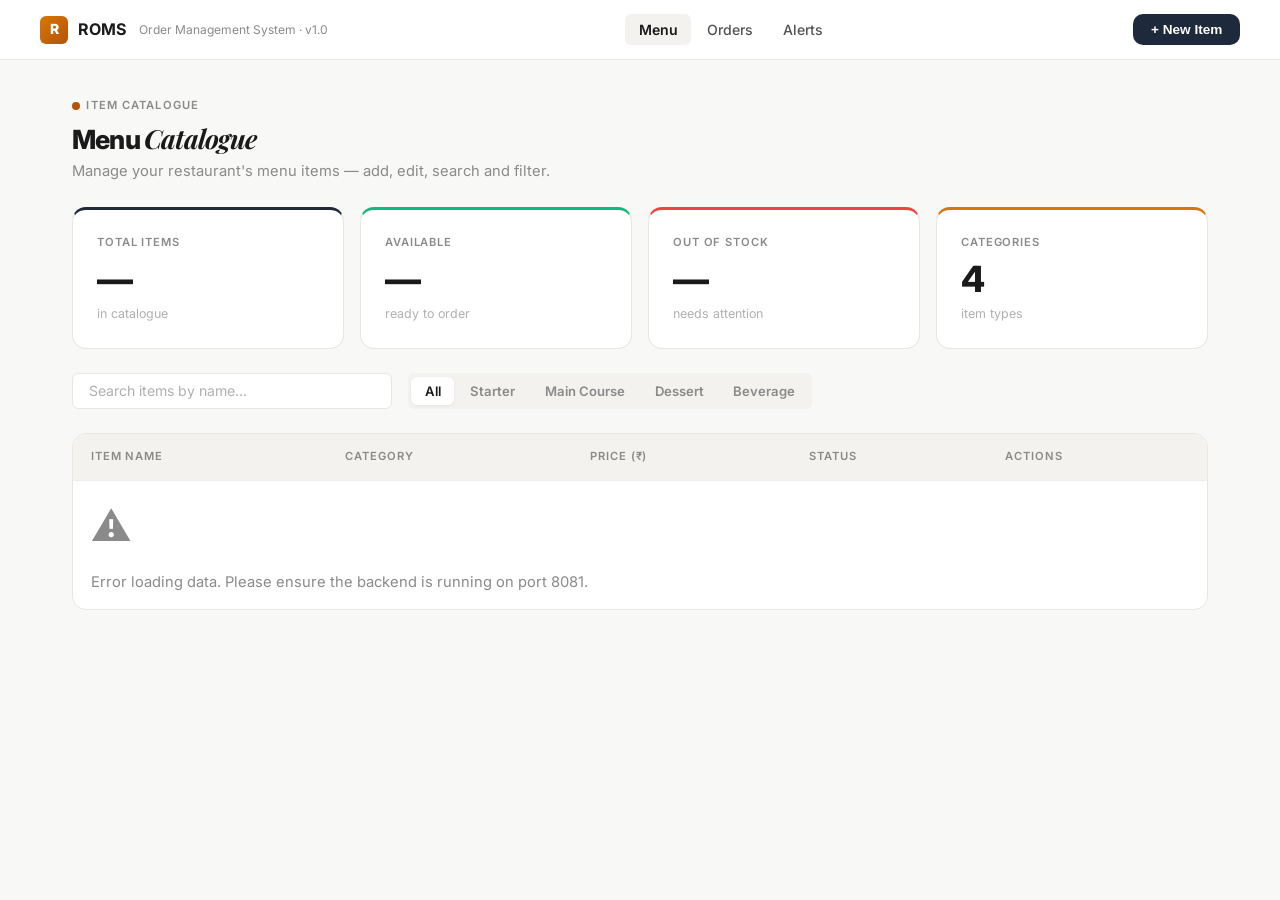
<file: roms-app/src/main/resources/static/index.html>
<!DOCTYPE html>
<html lang="en">
<head>
    <meta charset="UTF-8">
    <meta name="viewport" content="width=device-width, initial-scale=1.0">
    <meta name="description" content="ROMS — Restaurant Order Management System. Manage menu items, orders, and kitchen operations.">
    <title>ROMS — Menu Catalogue</title>

    <!-- Google Fonts -->
    <link rel="preconnect" href="https://fonts.googleapis.com">
    <link rel="preconnect" href="https://fonts.gstatic.com" crossorigin>
    <link href="https://fonts.googleapis.com/css2?family=Inter:wght@300;400;500;600;700;800;900&family=JetBrains+Mono:wght@400;500&family=Playfair+Display:ital,wght@0,700;1,700&display=swap" rel="stylesheet">

    <!-- App CSS -->
    <link rel="stylesheet" href="css/style.css">
</head>
<body>

<!-- ── Navbar ────────────────────────────────────────────────── -->
<nav class="navbar">
    <div class="navbar-inner">
        <a href="index.html" class="navbar-brand">
            <div class="logo-icon">R</div>
            <span>ROMS</span>
            <span class="brand-sub">Order Management System · v1.0</span>
        </a>
        <ul class="navbar-links">
            <li><a href="index.html" class="active">Menu</a></li>
            <li><a href="orders.html">Orders</a></li>
            <li><a href="alerts.html">Alerts</a></li>
        </ul>
        <button class="navbar-cta" onclick="openModal()">+ New Item</button>
    </div>
</nav>

<!-- ── Page Content ─────────────────────────────────────────── -->
<div class="container">
    <div class="page-content">

        <!-- Page Header -->
        <div class="page-header">
            <div>
                <div class="badge-label"><span class="badge-dot"></span> ITEM CATALOGUE</div>
                <h1>Menu <em>Catalogue</em></h1>
                <p class="page-subtitle">Manage your restaurant's menu items — add, edit, search and filter.</p>
            </div>
        </div>

        <!-- Stat Cards -->
        <div class="stats-grid fade-in">
            <div class="stat-card" style="border-top: 3px solid var(--primary)">
                <div class="stat-label">Total Items</div>
                <div class="stat-value" id="stat-total">—</div>
                <div class="stat-sub">in catalogue</div>
            </div>
            <div class="stat-card" style="border-top: 3px solid var(--success)">
                <div class="stat-label">Available</div>
                <div class="stat-value" id="stat-available">—</div>
                <div class="stat-sub">ready to order</div>
            </div>
            <div class="stat-card" style="border-top: 3px solid var(--danger)">
                <div class="stat-label">Out of Stock</div>
                <div class="stat-value" id="stat-unavailable">—</div>
                <div class="stat-sub">needs attention</div>
            </div>
            <div class="stat-card" style="border-top: 3px solid var(--accent-amber)">
                <div class="stat-label">Categories</div>
                <div class="stat-value" id="stat-categories">4</div>
                <div class="stat-sub">item types</div>
            </div>
        </div>

        <!-- Filters -->
        <div class="filters-bar fade-in fade-in-delay-1">
            <input type="text" id="searchInput" placeholder="Search items by name..." class="form-input" style="flex: 1; max-width: 320px;" onkeyup="filterItems()">
            <div class="tab-pills">
                <button class="tab-pill active" onclick="setCategory('', this)">All</button>
                <button class="tab-pill" onclick="setCategory('STARTER', this)">Starter</button>
                <button class="tab-pill" onclick="setCategory('MAIN_COURSE', this)">Main Course</button>
                <button class="tab-pill" onclick="setCategory('DESSERT', this)">Dessert</button>
                <button class="tab-pill" onclick="setCategory('BEVERAGE', this)">Beverage</button>
            </div>
        </div>

        <!-- Data Table -->
        <div class="table-card fade-in fade-in-delay-2">
            <table class="data-table">
                <thead>
                    <tr>
                        <th>Item Name</th>
                        <th>Category</th>
                        <th>Price (₹)</th>
                        <th>Status</th>
                        <th>Actions</th>
                    </tr>
                </thead>
                <tbody id="menuTableBody">
                    <!-- Data populated via JavaScript -->
                </tbody>
            </table>
        </div>

    </div>
</div>

<!-- ── Add/Edit Modal ───────────────────────────────────────── -->
<div id="itemModal" class="modal-overlay">
    <div class="modal-content">
        <div class="modal-header">
            <h2 id="modalTitle">Add Menu Item</h2>
            <button class="modal-close" onclick="closeModal()">&times;</button>
        </div>
        <div class="modal-body">
            <form id="itemForm" onsubmit="saveItem(event)">
                <input type="hidden" id="itemId">

                <div class="form-group">
                    <label for="itemName">Item Name</label>
                    <input type="text" id="itemName" required class="form-input" placeholder="e.g. Paneer Tikka">
                </div>

                <div class="form-group">
                    <label for="itemCategory">Category</label>
                    <select id="itemCategory" required class="form-select">
                        <option value="STARTER">Starter</option>
                        <option value="MAIN_COURSE">Main Course</option>
                        <option value="DESSERT">Dessert</option>
                        <option value="BEVERAGE">Beverage</option>
                    </select>
                </div>

                <div class="form-group">
                    <label for="itemPrice">Price (₹)</label>
                    <input type="number" id="itemPrice" required min="1" step="0.01" class="form-input" placeholder="e.g. 250.00">
                </div>

                <div class="form-group checkbox-group">
                    <input type="checkbox" id="itemAvailable" checked>
                    <label for="itemAvailable" style="text-transform: none; letter-spacing: 0; font-size: 0.88rem;">Available for ordering</label>
                </div>

                <div class="modal-footer">
                    <button type="button" class="btn btn-outline" onclick="closeModal()">Cancel</button>
                    <button type="submit" class="btn btn-dark">Save Item</button>
                </div>
            </form>
        </div>
    </div>
</div>

<script src="js/menu.js"></script>
</body>
</html>
</file>
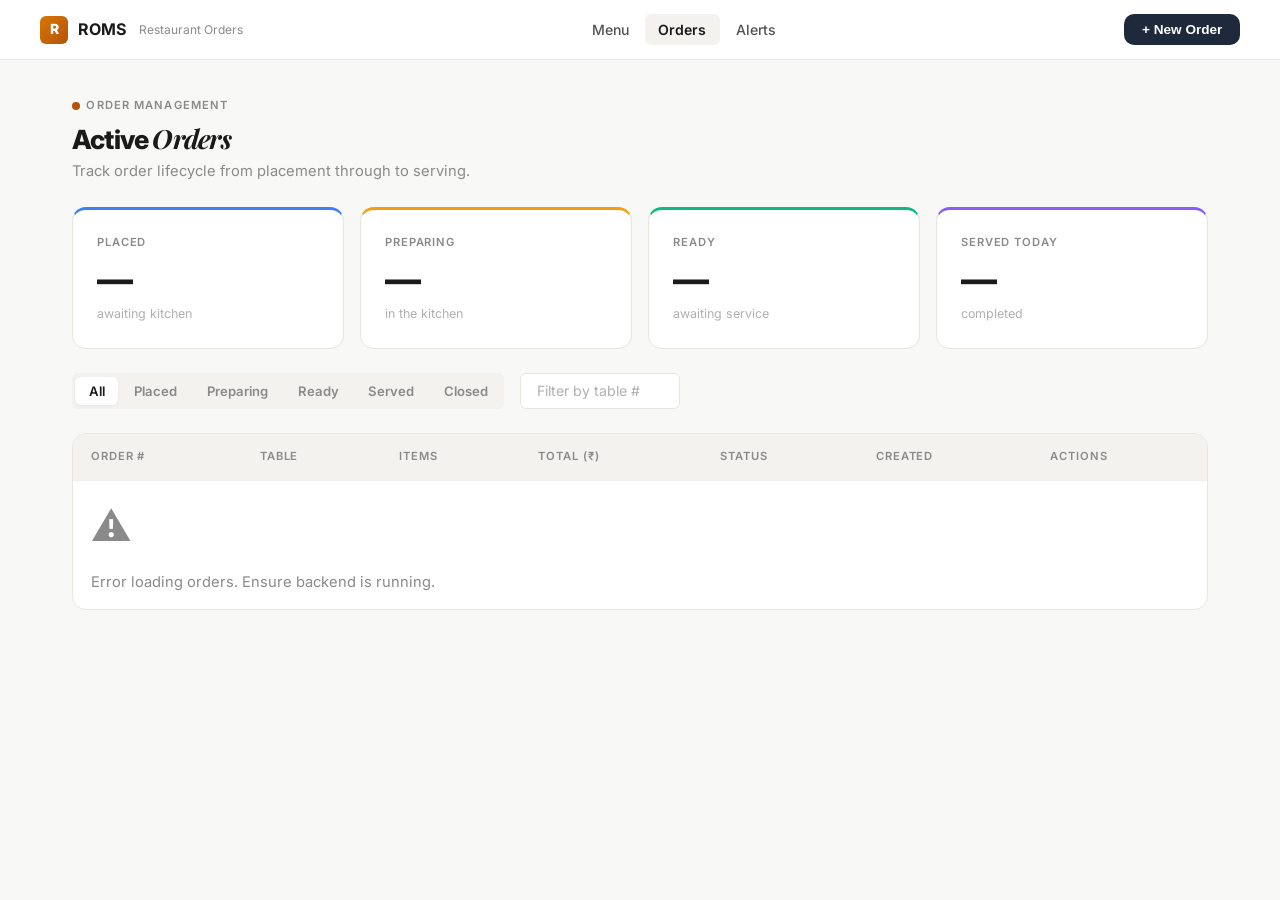
<file: roms-app/src/main/resources/static/orders.html>
<!DOCTYPE html>
<html lang="en">
<head>
    <meta charset="UTF-8">
    <meta name="viewport" content="width=device-width, initial-scale=1.0">
    <meta name="description" content="ROMS — Manage restaurant orders, track status, and update order lifecycle.">
    <title>ROMS — Orders</title>

    <!-- Google Fonts -->
    <link rel="preconnect" href="https://fonts.googleapis.com">
    <link rel="preconnect" href="https://fonts.gstatic.com" crossorigin>
    <link href="https://fonts.googleapis.com/css2?family=Inter:wght@300;400;500;600;700;800;900&family=JetBrains+Mono:wght@400;500&family=Playfair+Display:ital,wght@0,700;1,700&display=swap" rel="stylesheet">

    <!-- App CSS -->
    <link rel="stylesheet" href="css/style.css">
</head>
<body>

<!-- ── Navbar ────────────────────────────────────────────────── -->
<nav class="navbar">
    <div class="navbar-inner">
        <a href="index.html" class="navbar-brand">
            <div class="logo-icon">R</div>
            <span>ROMS</span>
            <span class="brand-sub">Restaurant Orders</span>
        </a>
        <ul class="navbar-links">
            <li><a href="index.html">Menu</a></li>
            <li><a href="orders.html" class="active">Orders</a></li>
            <li><a href="alerts.html">Alerts</a></li>
        </ul>
        <button class="navbar-cta" onclick="openNewOrderModal()">+ New Order</button>
    </div>
</nav>

<!-- ── Page Content ─────────────────────────────────────────── -->
<div class="container">
    <div class="page-content">

        <!-- Page Header -->
        <div class="page-header">
            <div>
                <div class="badge-label"><span class="badge-dot"></span> ORDER MANAGEMENT</div>
                <h1>Active <em>Orders</em></h1>
                <p class="page-subtitle">Track order lifecycle from placement through to serving.</p>
            </div>
        </div>

        <!-- Stat Cards -->
        <div class="stats-grid fade-in">
            <div class="stat-card" style="border-top: 3px solid var(--status-placed)">
                <div class="stat-label">Placed</div>
                <div class="stat-value" id="stat-placed">—</div>
                <div class="stat-sub">awaiting kitchen</div>
            </div>
            <div class="stat-card" style="border-top: 3px solid var(--status-preparing)">
                <div class="stat-label">Preparing</div>
                <div class="stat-value" id="stat-preparing">—</div>
                <div class="stat-sub">in the kitchen</div>
            </div>
            <div class="stat-card" style="border-top: 3px solid var(--status-ready)">
                <div class="stat-label">Ready</div>
                <div class="stat-value" id="stat-ready">—</div>
                <div class="stat-sub">awaiting service</div>
            </div>
            <div class="stat-card" style="border-top: 3px solid var(--status-served)">
                <div class="stat-label">Served Today</div>
                <div class="stat-value" id="stat-served">—</div>
                <div class="stat-sub">completed</div>
            </div>
        </div>

        <!-- Filters -->
        <div class="filters-bar fade-in fade-in-delay-1">
            <div class="tab-pills">
                <button class="tab-pill active" onclick="setStatusFilter('', this)">All</button>
                <button class="tab-pill" onclick="setStatusFilter('PLACED', this)">Placed</button>
                <button class="tab-pill" onclick="setStatusFilter('PREPARING', this)">Preparing</button>
                <button class="tab-pill" onclick="setStatusFilter('READY', this)">Ready</button>
                <button class="tab-pill" onclick="setStatusFilter('SERVED', this)">Served</button>
                <button class="tab-pill" onclick="setStatusFilter('CLOSED', this)">Closed</button>
            </div>
            <input type="number" id="tableFilter" placeholder="Filter by table #" class="form-input" style="width: 160px;" onchange="fetchOrders()">
        </div>

        <!-- Orders Table -->
        <div class="table-card fade-in fade-in-delay-2">
            <table class="data-table">
                <thead>
                    <tr>
                        <th>Order #</th>
                        <th>Table</th>
                        <th>Items</th>
                        <th>Total (₹)</th>
                        <th>Status</th>
                        <th>Created</th>
                        <th>Actions</th>
                    </tr>
                </thead>
                <tbody id="ordersTableBody">
                    <!-- Data populated via JavaScript -->
                </tbody>
            </table>
        </div>

    </div>
</div>

<!-- ── New Order Modal ──────────────────────────────────────── -->
<div id="orderModal" class="modal-overlay">
    <div class="modal-content">
        <div class="modal-header">
            <h2>New Order</h2>
            <button class="modal-close" onclick="closeOrderModal()">&times;</button>
        </div>
        <div class="modal-body">
            <form id="orderForm" onsubmit="createOrder(event)">
                <div class="form-group">
                    <label for="tableNumber">Table Number</label>
                    <input type="number" id="tableNumber" required min="1" class="form-input" placeholder="e.g. 5">
                </div>

                <div class="form-group">
                    <label>Order Items</label>
                    <div id="orderItemsContainer" class="order-items-list">
                        <!-- Dynamic item rows added here -->
                    </div>
                    <button type="button" class="add-item-btn" onclick="addItemRow()">+ Add Item</button>
                </div>

                <div class="modal-footer">
                    <button type="button" class="btn btn-outline" onclick="closeOrderModal()">Cancel</button>
                    <button type="submit" class="btn btn-dark">Place Order</button>
                </div>
            </form>
        </div>
    </div>
</div>

<script src="js/orders.js"></script>
</body>
</html>
</file>
<file: roms-app/src/main/resources/static/css/style.css>
/* ═══════════════════════════════════════════════════════════════
   ROMS — Light Academic Theme
   Adapted from Advance ML Topic Analysis dashboard
   ═══════════════════════════════════════════════════════════════ */

@import url('https://fonts.googleapis.com/css2?family=Inter:wght@300;400;500;600;700;800;900&family=JetBrains+Mono:wght@400;500&family=Playfair+Display:ital,wght@0,700;1,700&display=swap');

/* ── CSS Custom Properties ─────────────────────────────────── */
:root {
    /* Background */
    --bg-body: #f8f8f6;
    --bg-white: #ffffff;
    --bg-card: #ffffff;
    --bg-subtle: #f3f2ef;

    /* Borders */
    --border-light: #e8e6e1;
    --border-subtle: #f0eeea;

    /* Primary (Navy / Slate) */
    --primary: #1e293b;
    --primary-light: #334155;
    --primary-lighter: #e2e8f0;
    --primary-bg: #f1f5f9;

    /* Accent (Amber / Warm) */
    --accent-warm: #b45309;
    --accent-amber: #d97706;
    --accent-amber-light: #fef3c7;
    --accent-amber-bg: #fef9ee;

    /* Status Colors */
    --status-placed: #3b82f6;
    --status-preparing: #f59e0b;
    --status-ready: #10b981;
    --status-served: #8b5cf6;
    --status-closed: #6b7280;

    /* Semantic */
    --danger: #ef4444;
    --danger-bg: #fef2f2;
    --danger-border: #fecaca;
    --success: #10b981;
    --success-bg: #d1fae5;

    /* Text */
    --text-primary: #1a1a1a;
    --text-secondary: #525252;
    --text-muted: #8a8a8a;
    --text-faint: #b0b0b0;

    /* Sizing */
    --radius-sm: 6px;
    --radius-md: 10px;
    --radius-lg: 14px;
    --radius-pill: 999px;

    /* Transitions */
    --ease: cubic-bezier(0.16, 1, 0.3, 1);
    --transition: 0.25s var(--ease);
}

/* ── Reset & Base ──────────────────────────────────────────── */
*, *::before, *::after {
    margin: 0;
    padding: 0;
    box-sizing: border-box;
}

html {
    scroll-behavior: smooth;
    -webkit-font-smoothing: antialiased;
    -moz-osx-font-smoothing: grayscale;
}

body {
    font-family: 'Inter', -apple-system, BlinkMacSystemFont, sans-serif;
    background: var(--bg-body);
    color: var(--text-primary);
    line-height: 1.6;
    min-height: 100vh;
}

/* ── Typography ────────────────────────────────────────────── */
h1, h2, h3, h4 {
    font-weight: 700;
    letter-spacing: -0.02em;
    color: var(--text-primary);
    line-height: 1.2;
}

h1 {
    font-size: 2rem;
    font-weight: 800;
    letter-spacing: -0.03em;
}

h1 em, h1 i {
    font-family: 'Playfair Display', serif;
    font-style: italic;
    font-weight: 700;
}

h2 { font-size: 1.75rem; }
h3 { font-size: 1.2rem; }
h4 { font-size: 1rem; }

.mono {
    font-family: 'JetBrains Mono', monospace;
}

/* ── Layout ────────────────────────────────────────────────── */
.container {
    max-width: 1200px;
    margin: 0 auto;
    padding: 0 2rem;
}

/* ── Navbar ────────────────────────────────────────────────── */
.navbar {
    position: sticky;
    top: 0;
    z-index: 100;
    background: var(--bg-white);
    border-bottom: 1px solid var(--border-light);
    padding: 0 2rem;
    height: 60px;
    display: flex;
    align-items: center;
}

.navbar-inner {
    max-width: 1200px;
    margin: 0 auto;
    width: 100%;
    display: flex;
    align-items: center;
    justify-content: space-between;
}

.navbar-brand {
    display: flex;
    align-items: center;
    gap: 0.6rem;
    text-decoration: none;
    color: var(--text-primary);
    font-weight: 700;
    font-size: 1rem;
}

.navbar-brand .logo-icon {
    width: 28px;
    height: 28px;
    background: linear-gradient(135deg, var(--accent-amber), var(--accent-warm));
    border-radius: 6px;
    display: flex;
    align-items: center;
    justify-content: center;
    color: white;
    font-size: 14px;
    font-weight: 800;
}

.navbar-brand .brand-sub {
    font-size: 0.75rem;
    font-weight: 400;
    color: var(--text-muted);
    margin-left: 0.25rem;
}

.navbar-links {
    display: flex;
    align-items: center;
    gap: 0.15rem;
    list-style: none;
}

.navbar-links a {
    text-decoration: none;
    color: var(--text-secondary);
    font-size: 0.88rem;
    font-weight: 500;
    padding: 0.45rem 0.85rem;
    border-radius: var(--radius-sm);
    transition: all var(--transition);
}

.navbar-links a:hover {
    color: var(--text-primary);
    background: var(--bg-subtle);
}

.navbar-links a.active {
    color: var(--text-primary);
    font-weight: 600;
    background: var(--bg-subtle);
}

.navbar-cta {
    display: inline-flex;
    align-items: center;
    gap: 0.4rem;
    padding: 0.5rem 1.1rem;
    background: var(--primary);
    color: white;
    font-size: 0.85rem;
    font-weight: 600;
    border-radius: var(--radius-md);
    text-decoration: none;
    border: none;
    cursor: pointer;
    transition: all var(--transition);
}

.navbar-cta:hover {
    background: #0f172a;
    transform: translateY(-1px);
}

@media (max-width: 768px) {
    .navbar-links { display: none; }
    .navbar { padding: 0 1rem; }
}

/* ── Page Content ──────────────────────────────────────────── */
.page-content {
    padding: 2rem 0;
}

.page-header {
    display: flex;
    align-items: center;
    justify-content: space-between;
    margin-bottom: 1.5rem;
}

.page-header h1 {
    font-size: 1.65rem;
    font-weight: 800;
}

.page-subtitle {
    font-size: 0.92rem;
    color: var(--text-muted);
    margin-top: 0.25rem;
}

/* ── Badge ─────────────────────────────────────────────────── */
.badge-label {
    display: inline-flex;
    align-items: center;
    gap: 0.4rem;
    font-size: 0.7rem;
    font-weight: 600;
    letter-spacing: 0.1em;
    text-transform: uppercase;
    color: var(--text-muted);
    margin-bottom: 0.5rem;
}

.badge-dot {
    width: 8px;
    height: 8px;
    border-radius: 50%;
    background: var(--accent-warm);
}

/* ── Stat Cards ────────────────────────────────────────────── */
.stats-grid {
    display: grid;
    grid-template-columns: repeat(4, 1fr);
    gap: 1rem;
    margin-bottom: 1.5rem;
}

@media (max-width: 1024px) {
    .stats-grid { grid-template-columns: repeat(2, 1fr); }
}

@media (max-width: 640px) {
    .stats-grid { grid-template-columns: 1fr; }
}

.stat-card {
    background: var(--bg-card);
    border: 1px solid var(--border-light);
    border-radius: var(--radius-lg);
    padding: 1.5rem;
    transition: box-shadow var(--transition);
}

.stat-card:hover {
    box-shadow: 0 2px 12px rgba(0, 0, 0, 0.04);
}

.stat-label {
    font-size: 0.7rem;
    font-weight: 600;
    text-transform: uppercase;
    letter-spacing: 0.08em;
    color: var(--text-muted);
    margin-bottom: 0.5rem;
}

.stat-value {
    font-size: 2.25rem;
    font-weight: 800;
    color: var(--text-primary);
    letter-spacing: -0.03em;
    line-height: 1.1;
}

.stat-sub {
    font-size: 0.78rem;
    color: var(--text-faint);
    margin-top: 0.25rem;
}

/* ── Card ──────────────────────────────────────────────────── */
.card {
    background: var(--bg-card);
    border: 1px solid var(--border-light);
    border-radius: var(--radius-lg);
    padding: 1.75rem;
    transition: box-shadow var(--transition);
}

.card:hover {
    box-shadow: 0 2px 12px rgba(0, 0, 0, 0.04);
}

/* ── Filters / Tab Pills ──────────────────────────────────── */
.filters-bar {
    display: flex;
    align-items: center;
    gap: 1rem;
    margin-bottom: 1.5rem;
    flex-wrap: wrap;
}

.tab-pills {
    display: flex;
    gap: 0.15rem;
    background: var(--bg-subtle);
    border-radius: var(--radius-sm);
    padding: 0.2rem;
    width: fit-content;
}

.tab-pill {
    padding: 0.4rem 0.85rem;
    font-size: 0.82rem;
    font-weight: 600;
    color: var(--text-muted);
    border: none;
    background: none;
    border-radius: var(--radius-sm);
    cursor: pointer;
    transition: all var(--transition);
    font-family: 'Inter', sans-serif;
}

.tab-pill:hover {
    color: var(--text-secondary);
}

.tab-pill.active {
    background: var(--bg-white);
    color: var(--text-primary);
    box-shadow: 0 1px 3px rgba(0,0,0,0.06);
}

.form-input, .form-select {
    padding: 0.55rem 1rem;
    border: 1px solid var(--border-light);
    border-radius: var(--radius-sm);
    outline: none;
    font-size: 0.88rem;
    font-family: 'Inter', sans-serif;
    transition: border-color var(--transition);
    background: var(--bg-white);
    color: var(--text-primary);
}

.form-input:focus, .form-select:focus {
    border-color: var(--primary);
}

.form-input::placeholder {
    color: var(--text-faint);
}

/* ── Buttons ───────────────────────────────────────────────── */
.btn {
    display: inline-flex;
    align-items: center;
    justify-content: center;
    gap: 0.45rem;
    padding: 0.6rem 1.3rem;
    border: none;
    border-radius: var(--radius-md);
    font-family: 'Inter', sans-serif;
    font-size: 0.88rem;
    font-weight: 600;
    cursor: pointer;
    transition: all var(--transition);
    text-decoration: none;
}

.btn-dark {
    background: var(--primary);
    color: white;
}

.btn-dark:hover {
    background: #0f172a;
    transform: translateY(-1px);
}

.btn-outline {
    background: transparent;
    color: var(--text-primary);
    border: 1px solid var(--border-light);
}

.btn-outline:hover {
    background: var(--bg-subtle);
    border-color: var(--text-muted);
}

.btn-danger {
    background: var(--danger);
    color: white;
    padding: 0.4rem 0.9rem;
    font-size: 0.8rem;
}

.btn-danger:hover {
    background: #dc2626;
}

.btn-success {
    background: var(--success);
    color: white;
    padding: 0.4rem 0.9rem;
    font-size: 0.8rem;
}

.btn-success:hover {
    background: #059669;
}

.btn-sm {
    padding: 0.35rem 0.7rem;
    font-size: 0.78rem;
}

/* ── Data Table ────────────────────────────────────────────── */
.table-card {
    background: var(--bg-card);
    border: 1px solid var(--border-light);
    border-radius: var(--radius-lg);
    overflow: hidden;
}

.data-table {
    width: 100%;
    border-collapse: collapse;
}

.data-table th, .data-table td {
    padding: 14px 18px;
    text-align: left;
    border-bottom: 1px solid var(--border-subtle);
}

.data-table th {
    font-size: 0.7rem;
    font-weight: 600;
    text-transform: uppercase;
    letter-spacing: 0.08em;
    color: var(--text-muted);
    background: var(--bg-subtle);
}

.data-table tbody tr {
    transition: background-color var(--transition);
}

.data-table tbody tr:hover {
    background: var(--bg-subtle);
}

.data-table tbody tr:last-child td {
    border-bottom: none;
}

/* ── Status Badges ─────────────────────────────────────────── */
.status-badge {
    display: inline-flex;
    align-items: center;
    gap: 0.3rem;
    padding: 0.25rem 0.65rem;
    border-radius: var(--radius-pill);
    font-size: 0.72rem;
    font-weight: 600;
    letter-spacing: 0.04em;
    text-transform: uppercase;
}

.status-placed { background: #dbeafe; color: #1e40af; }
.status-preparing { background: #fef3c7; color: #92400e; }
.status-ready { background: #d1fae5; color: #065f46; }
.status-served { background: #ede9fe; color: #5b21b6; }
.status-closed { background: #f3f4f6; color: #4b5563; }

.status-available { background: var(--success-bg); color: #065f46; }
.status-unavailable { background: var(--danger-bg); color: #991b1b; }

/* ── Modal ─────────────────────────────────────────────────── */
.modal-overlay {
    display: none;
    position: fixed;
    z-index: 1000;
    left: 0;
    top: 0;
    width: 100%;
    height: 100%;
    background-color: rgba(0, 0, 0, 0.35);
    backdrop-filter: blur(4px);
    align-items: center;
    justify-content: center;
}

.modal-overlay.show {
    display: flex;
}

.modal-content {
    background-color: var(--bg-white);
    border-radius: var(--radius-lg);
    width: 100%;
    max-width: 520px;
    border: 1px solid var(--border-light);
    animation: slideUp 0.3s var(--ease);
}

@keyframes slideUp {
    from { transform: translateY(16px); opacity: 0; }
    to { transform: translateY(0); opacity: 1; }
}

.modal-header {
    padding: 1.25rem 1.5rem;
    border-bottom: 1px solid var(--border-light);
    display: flex;
    justify-content: space-between;
    align-items: center;
}

.modal-header h2 {
    font-size: 1.1rem;
    font-weight: 700;
}

.modal-close {
    font-size: 22px;
    cursor: pointer;
    color: var(--text-muted);
    background: none;
    border: none;
    transition: color var(--transition);
}

.modal-close:hover {
    color: var(--text-primary);
}

.modal-body {
    padding: 1.5rem;
    max-height: 65vh;
    overflow-y: auto;
}

.form-group {
    margin-bottom: 1.25rem;
    display: flex;
    flex-direction: column;
    gap: 0.4rem;
}

.form-group label {
    font-size: 0.72rem;
    font-weight: 600;
    text-transform: uppercase;
    letter-spacing: 0.08em;
    color: var(--text-muted);
}

.form-group .form-input,
.form-group .form-select {
    width: 100%;
}

.checkbox-group {
    flex-direction: row;
    align-items: center;
    gap: 0.5rem;
}

.modal-footer {
    display: flex;
    justify-content: flex-end;
    gap: 0.75rem;
    margin-top: 1.5rem;
}

/* ── Alert Box (Methodology-style) ─────────────────────────── */
.alert-box {
    border: 1px solid var(--border-light);
    border-left: 4px solid var(--accent-amber);
    border-radius: var(--radius-md);
    padding: 1rem 1.25rem;
    margin-bottom: 0.75rem;
    background: var(--bg-card);
    display: flex;
    align-items: flex-start;
    justify-content: space-between;
    gap: 1rem;
    transition: box-shadow var(--transition);
}

.alert-box:hover {
    box-shadow: 0 2px 8px rgba(0, 0, 0, 0.04);
}

.alert-box.alert-danger {
    border-left-color: var(--danger);
    background: var(--danger-bg);
}

.alert-box .alert-type {
    font-size: 0.65rem;
    font-weight: 700;
    text-transform: uppercase;
    letter-spacing: 0.1em;
    color: var(--accent-warm);
    margin-bottom: 0.25rem;
}

.alert-box.alert-danger .alert-type {
    color: var(--danger);
}

.alert-box .alert-message {
    font-size: 0.88rem;
    color: var(--text-secondary);
    line-height: 1.5;
}

.alert-box .alert-time {
    font-size: 0.75rem;
    color: var(--text-faint);
    margin-top: 0.25rem;
}

/* ── Empty State ───────────────────────────────────────────── */
.empty-state {
    text-align: center;
    padding: 3rem 2rem;
    color: var(--text-muted);
}

.empty-state .empty-icon {
    font-size: 2.5rem;
    margin-bottom: 0.75rem;
}

.empty-state p {
    font-size: 0.92rem;
}

/* ── Order Items in Modal ──────────────────────────────────── */
.order-items-list {
    display: flex;
    flex-direction: column;
    gap: 0.5rem;
    margin-bottom: 1rem;
}

.order-item-row {
    display: flex;
    align-items: center;
    gap: 0.75rem;
    padding: 0.5rem 0;
    border-bottom: 1px solid var(--border-subtle);
}

.order-item-row .form-select { flex: 2; }
.order-item-row .form-input { flex: 0.5; min-width: 60px; }

.add-item-btn {
    font-size: 0.82rem;
    color: var(--primary);
    cursor: pointer;
    background: none;
    border: 1px dashed var(--border-light);
    padding: 0.5rem;
    border-radius: var(--radius-sm);
    width: 100%;
    font-family: 'Inter', sans-serif;
    font-weight: 600;
    transition: all var(--transition);
}

.add-item-btn:hover {
    background: var(--bg-subtle);
    border-color: var(--primary);
}

/* ── Actions column ────────────────────────────────────────── */
.actions-cell {
    display: flex;
    gap: 0.4rem;
    flex-wrap: wrap;
}

/* ── Animations ────────────────────────────────────────────── */
@keyframes fadeIn {
    from { opacity: 0; transform: translateY(8px); }
    to   { opacity: 1; transform: translateY(0); }
}

.fade-in {
    opacity: 0;
    animation: fadeIn 0.5s var(--ease) forwards;
}

.fade-in-delay-1 { animation-delay: 0.08s; }
.fade-in-delay-2 { animation-delay: 0.16s; }
.fade-in-delay-3 { animation-delay: 0.24s; }
.fade-in-delay-4 { animation-delay: 0.32s; }

/* ── Scrollbar ─────────────────────────────────────────────── */
::-webkit-scrollbar {
    width: 8px;
    height: 8px;
}

::-webkit-scrollbar-track {
    background: var(--bg-body);
}

::-webkit-scrollbar-thumb {
    background: var(--border-light);
    border-radius: 4px;
}

::-webkit-scrollbar-thumb:hover {
    background: var(--text-faint);
}

/* ── Utility ───────────────────────────────────────────────── */
.mt-1 { margin-top: 0.5rem; }
.mt-2 { margin-top: 1rem; }
.mt-3 { margin-top: 1.5rem; }
.mb-1 { margin-bottom: 0.5rem; }
.mb-2 { margin-bottom: 1rem; }
.text-center { text-align: center; }
.text-mono { font-family: 'JetBrains Mono', monospace; }
</file>
